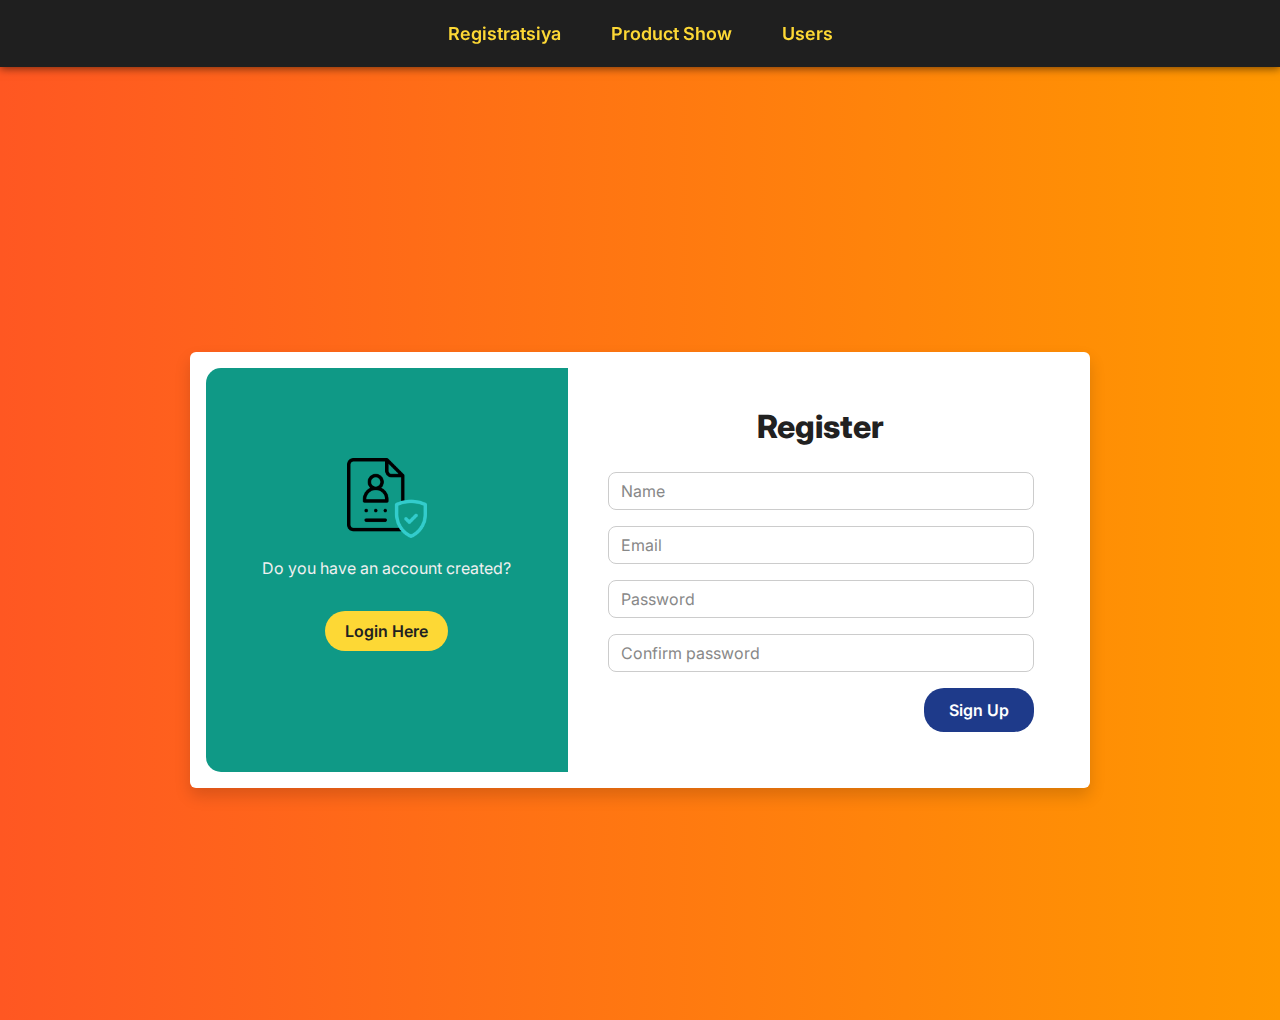
<file: login_register_Asadbek and Ulugbek/index.html>
<!DOCTYPE html>
<html lang="en">
<head>
  <meta charset="UTF-8" />
  <meta name="viewport" content="width=device-width, initial-scale=1.0"/>
  <title>Registratsiya Sahifasi</title>
  <link href="https://fonts.googleapis.com/css2?family=Inter:wght@400;600&display=swap" rel="stylesheet">
  <link href="https://cdn.jsdelivr.net/npm/bootstrap@5.3.3/dist/css/bootstrap.min.css" rel="stylesheet">
  <link rel="stylesheet" href="./login_register.css" />
</head>
<body>

  <header>
    <nav>
      <a href="./index.html">Registratsiya</a>
      <a href="#">Product Show</a>
      <a href="./user.html">Users</a>
    </nav>
  </header>



  <section class="register-section">
    <div class="container d-flex justify-content-center align-items-center min-vh-100">
      <div class="row shadow p-3 bg-white rounded w-100" style="max-width: 900px;">
          <div class="col-md-5 register-left">
              <img src="./icon.png" alt="Tasdiqlandi">
              <p>Do you have an account created?</p>
              <a href="./login.html" class="btn btn-primary">Login Here</a>
          </div>
          <div class="col-md-7 register-right">
              <h2>Register</h2>
              <div class="register-form">
                  <div class="form-group mb-3">
                      <input type="text" class="form-control" placeholder="Name" required />
                  </div>
                  <div class="form-group mb-3">
                      <input type="email" class="form-control" placeholder="Email" required />
                  </div>
                  <div class="form-group mb-3">
                      <input type="password" class="form-control" placeholder="Password" required />
                  </div>
                  <div class="form-group mb-3">
                      <input type="password" class="form-control" placeholder="Confirm password" required />
                  </div>
                  <button type="button" class="btn btn-primary">Sign Up</button>
              </div>
          </div>
      </div>
    </div>
  </section>
<script src="./login_register.js"></script>
</body>
</html>
</file>
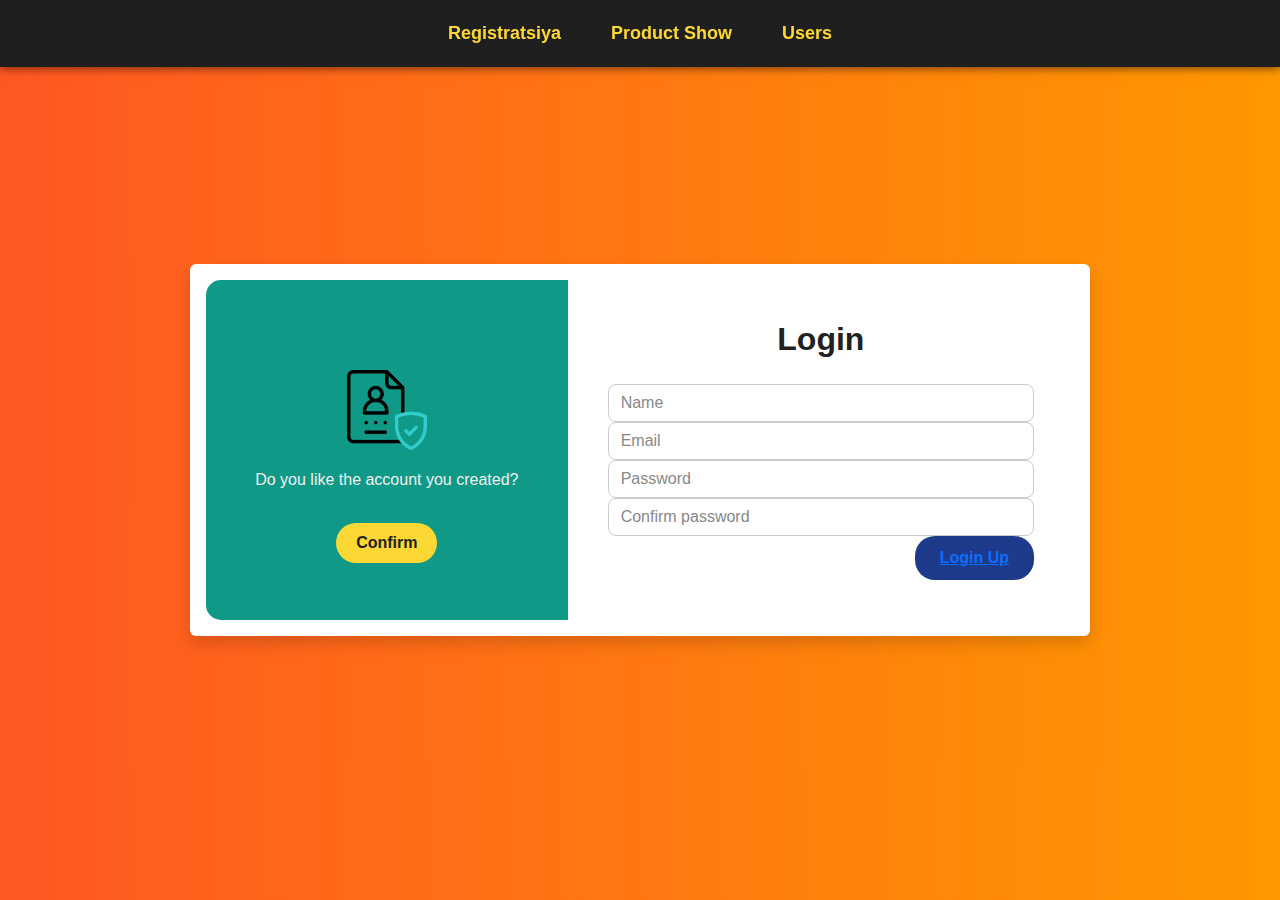
<file: login_register_Asadbek and Ulugbek/login.html>
<!DOCTYPE html>
<html lang="en">
<head>
  <title>Register</title>
  <link rel="stylesheet" href="https://cdn.jsdelivr.net/npm/bootstrap@5.3.3/dist/css/bootstrap.min.css">
  <link rel="stylesheet" href="./login_register.css" />
</head>
<body>
    <header>
    <nav>
      <a href="./index.html">Registratsiya</a>
      <a href="#">Product Show</a>
      <a href="user.html">Users</a>
    </nav>
  </header> 


  <div class="container d-flex justify-content-center align-items-center min-vh-100">
  <div class="row shadow p-3 bg-white rounded w-100" style="max-width: 900px;">
      <div class="col-md-5 register-left">
          <img src="./icon.png" alt="Tasdiqlandi">
          <p>Do you like the account you created?</p>
          <a href="./index.html" class="btn btn-primary">Confirm</a>
      </div>
      <div class="col-md-7 register-right">
          <h2>Login</h2>
          <div class="register-form">
              <div class="form-group">
                  <input type="text" class="form-control" placeholder="Name" required />
              </div>
              <div class="form-group">
                  <input type="email" class="form-control" placeholder="Email" required />
              </div>
              <div class="form-group">
                  <input type="password" class="form-control" placeholder="Password" required />
              </div>
              <div class="form-group">
                  <input type="password" class="form-control" placeholder="Confirm password" required />
              </div>
              <button type="button" class="btn btn-primary"><a href="./user.html" >Login Up</a></button>
          </div>
      </div>
  </div>
</div>
<script src="./login_register.css"></script>
</body>
</html>
</file>
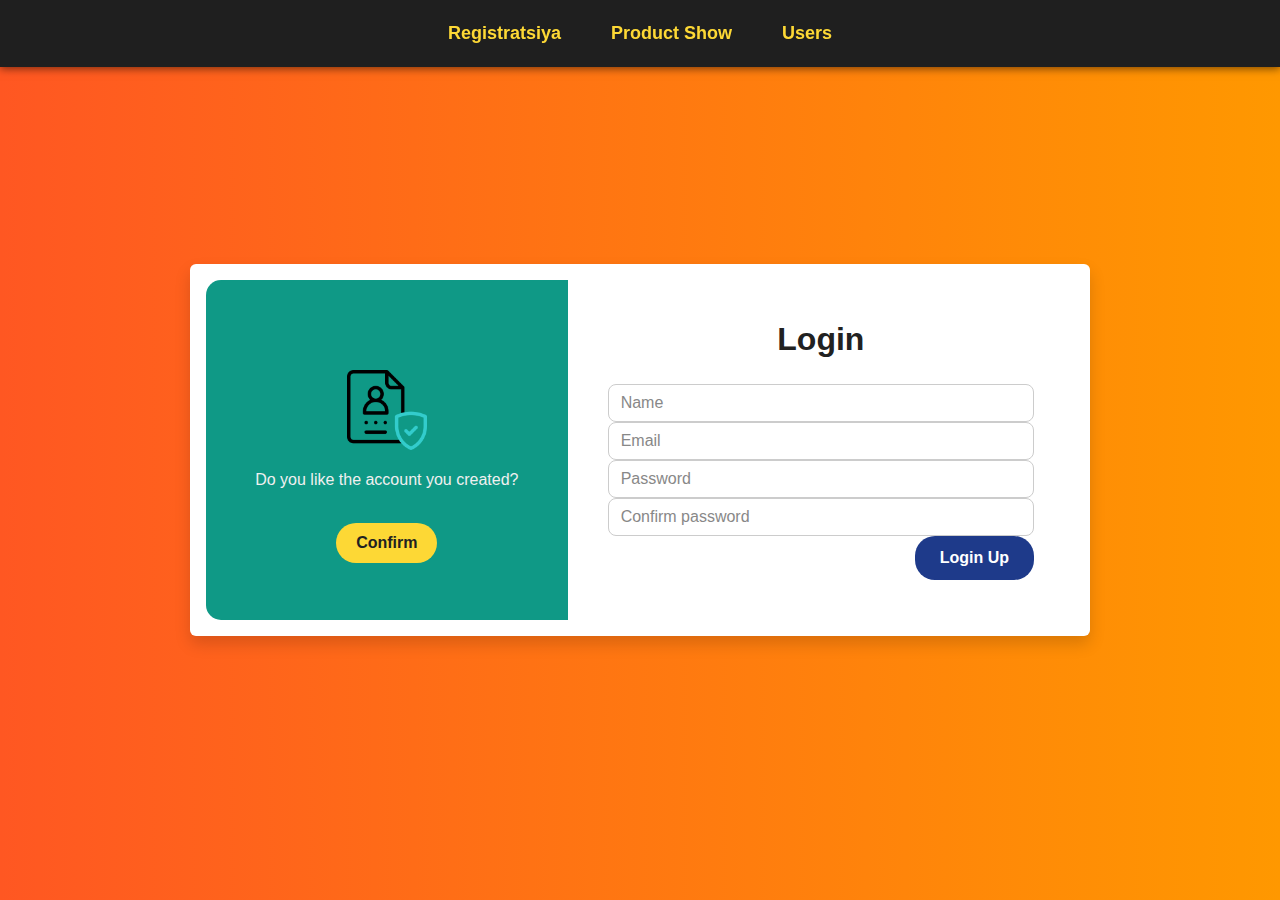
<file: login_register_Asadbek/login.html>
<!DOCTYPE html>
<html lang="en">
<head>
  <title>Register</title>
  <link rel="stylesheet" href="https://cdn.jsdelivr.net/npm/bootstrap@5.3.3/dist/css/bootstrap.min.css">
  <link rel="stylesheet" href="./login_register.css" />
</head>
<body>
    <header>
    <nav>
      <a href="./index.html">Registratsiya</a>
      <a href="#">Product Show</a>
      <a href="user.html">Users</a>
    </nav>
  </header> 


  <div class="container d-flex justify-content-center align-items-center min-vh-100">
  <div class="row shadow p-3 bg-white rounded w-100" style="max-width: 900px;">
      <div class="col-md-5 register-left">
          <img src="./icon.png" alt="Tasdiqlandi">
          <p>Do you like the account you created?</p>
          <a href="./index.html" class="btn btn-primary">Confirm</a>
      </div>
      <div class="col-md-7 register-right">
          <h2>Login</h2>
          <div class="register-form">
              <div class="form-group">
                  <input type="text" class="form-control" placeholder="Name" required />
              </div>
              <div class="form-group">
                  <input type="email" class="form-control" placeholder="Email" required />
              </div>
              <div class="form-group">
                  <input type="password" class="form-control" placeholder="Password" required />
              </div>
              <div class="form-group">
                  <input type="password" class="form-control" placeholder="Confirm password" required />
              </div>
              <button type="button" class="btn btn-primary">Login Up</button>
          </div>
      </div>
  </div>
</div>
<script src="./login_register.css"></script>
</body>
</html>
</file>
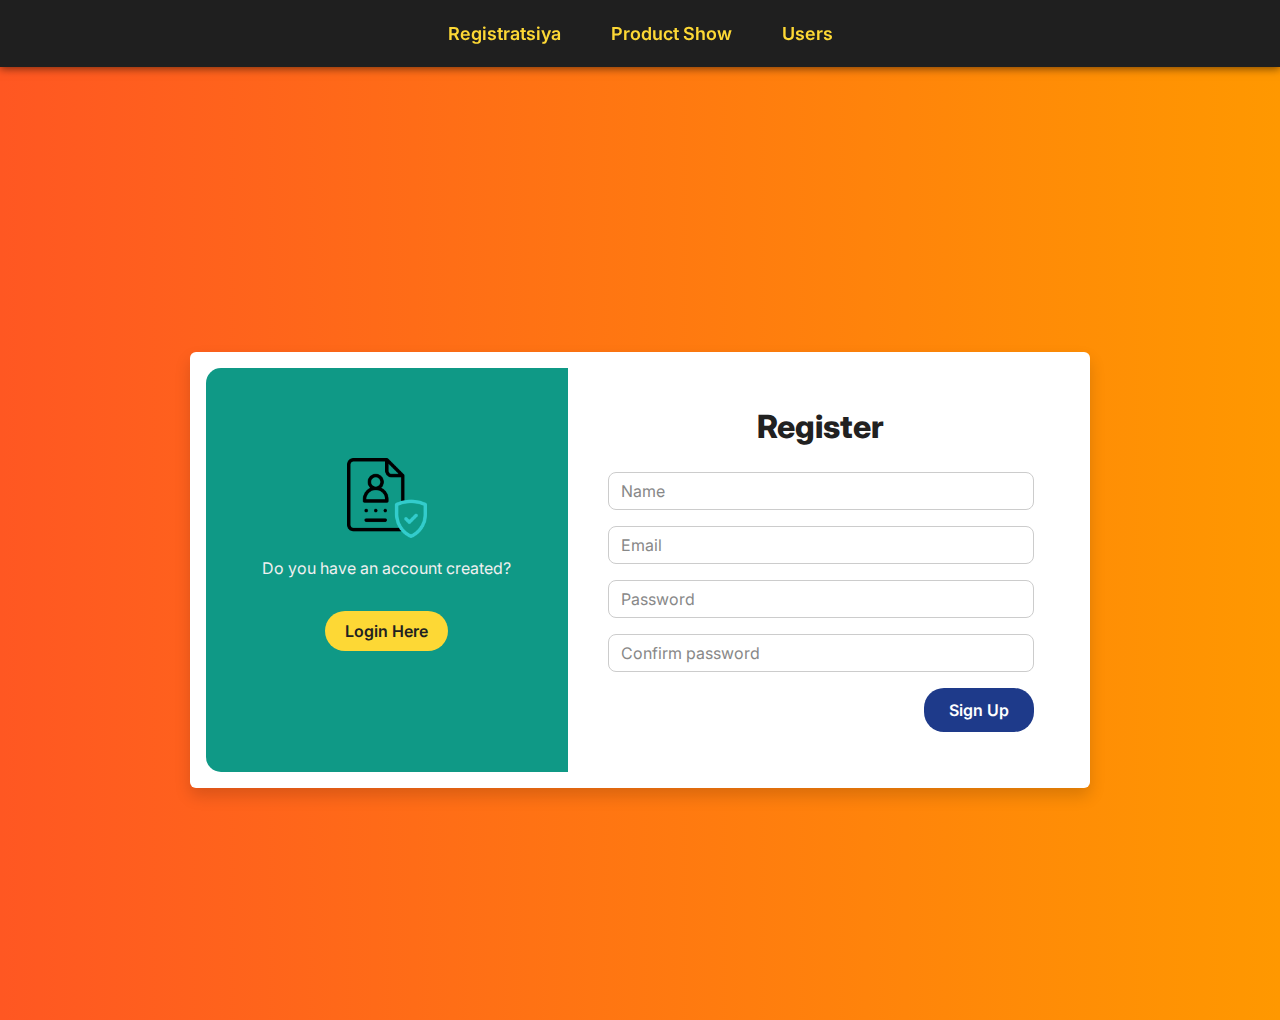
<file: Product,register and users/asosiy.html>
<!DOCTYPE html>
<html lang="en">
<head>
  <meta charset="UTF-8" />
  <meta name="viewport" content="width=device-width, initial-scale=1.0"/>
  <title>Registratsiya Sahifasi</title>
  <link href="https://fonts.googleapis.com/css2?family=Inter:wght@400;600&display=swap" rel="stylesheet">
  <link href="https://cdn.jsdelivr.net/npm/bootstrap@5.3.3/dist/css/bootstrap.min.css" rel="stylesheet">
  <link rel="stylesheet" href="./login_register.css" />
</head>
<body>

  <header>
    <nav>
      <a href="./asosiy.html">Registratsiya</a>
      <a href="./product.html">Product Show</a>
      <a href="./user.html">Users</a>
    </nav>
  </header>



  <section class="register-section">
    <div class="container d-flex justify-content-center align-items-center min-vh-100">
      <div class="row shadow p-3 bg-white rounded w-100" style="max-width: 900px;">
          <div class="col-md-5 register-left">
              <img src="./icon.png" alt="Tasdiqlandi">
              <p>Do you have an account created?</p>
              <a href="./login.html" class="btn btn-primary">Login Here</a>
          </div>
          <div class="col-md-7 register-right">
              <h2>Register</h2>
              <div class="register-form">
                  <div class="form-group mb-3">
                      <input type="text" class="form-control" placeholder="Name" required />
                  </div>
                  <div class="form-group mb-3">
                      <input type="email" class="form-control" placeholder="Email" required />
                  </div>
                  <div class="form-group mb-3">
                      <input type="password" class="form-control" placeholder="Password" required />
                  </div>
                  <div class="form-group mb-3">
                      <input type="password" class="form-control" placeholder="Confirm password" required />
                  </div>
                  <button type="button" class="btn btn-primary">Sign Up</button>
              </div>
          </div>
      </div>
    </div>
  </section>
<script src="./login_register.js"></script>
</body>
</html>
</file>
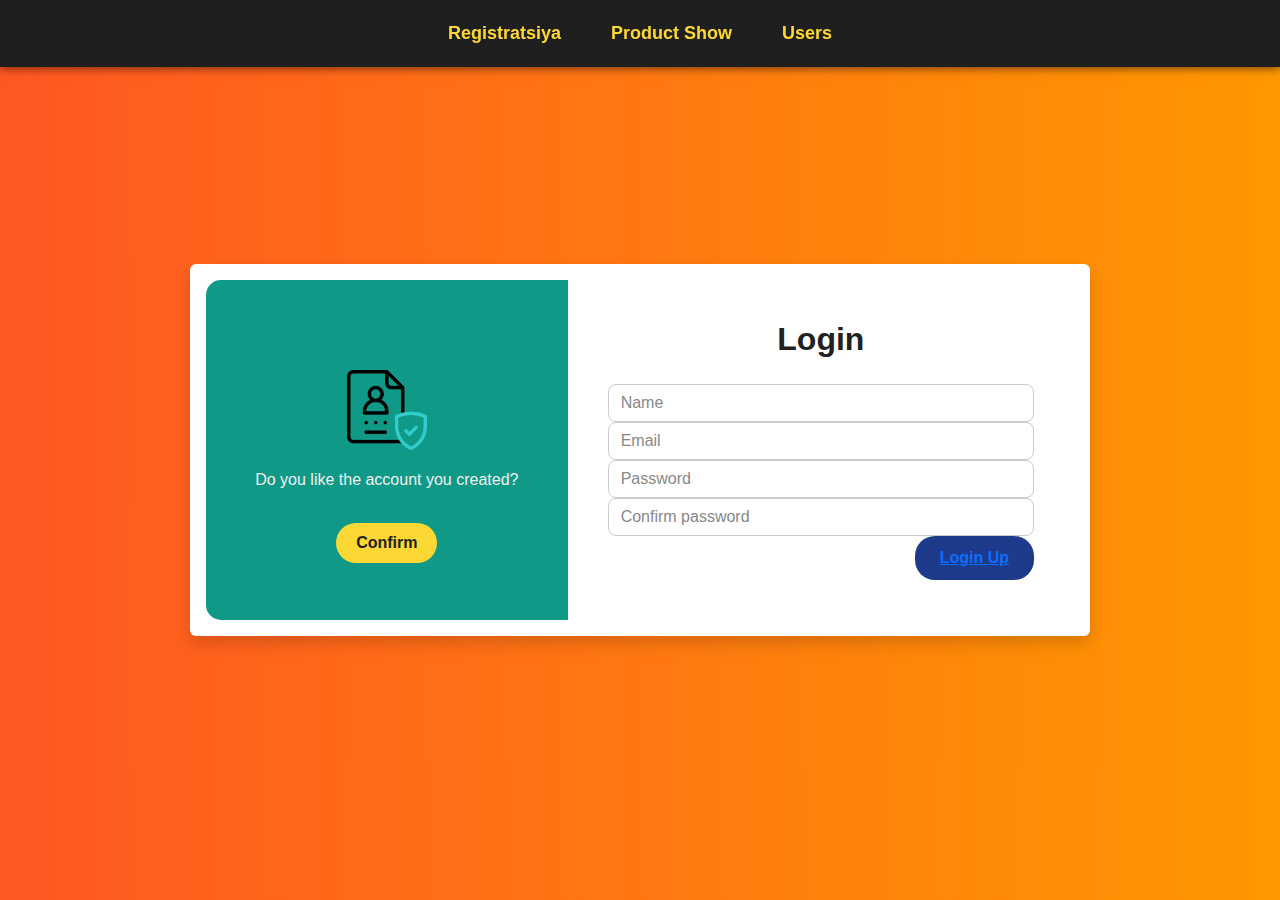
<file: Product,register and users/login.html>
<!DOCTYPE html>
<html lang="en">
<head>
  <title>Register</title>
  <link rel="stylesheet" href="https://cdn.jsdelivr.net/npm/bootstrap@5.3.3/dist/css/bootstrap.min.css">
  <link rel="stylesheet" href="./login_register.css" />
</head>
<body>
    <header>
    <nav>
      <a href="./asosiy.html">Registratsiya</a>
      <a href="./product.html">Product Show</a>
      <a href="user.html">Users</a>
    </nav>
  </header> 


  <div class="container d-flex justify-content-center align-items-center min-vh-100">
  <div class="row shadow p-3 bg-white rounded w-100" style="max-width: 900px;">
      <div class="col-md-5 register-left">
          <img src="./icon.png" alt="Tasdiqlandi">
          <p>Do you like the account you created?</p>
          <a href="./index.html" class="btn btn-primary">Confirm</a>
      </div>
      <div class="col-md-7 register-right">
          <h2>Login</h2>
          <div class="register-form">
              <div class="form-group">
                  <input type="text" class="form-control" placeholder="Name" required />
              </div>
              <div class="form-group">
                  <input type="email" class="form-control" placeholder="Email" required />
              </div>
              <div class="form-group">
                  <input type="password" class="form-control" placeholder="Password" required />
              </div>
              <div class="form-group">
                  <input type="password" class="form-control" placeholder="Confirm password" required />
              </div>
              <button type="button" class="btn btn-primary"><a href="./user.html" >Login Up</a></button>
          </div>
      </div>
  </div>
</div>
<script src="./login_register.css"></script>
</body>
</html>
</file>
<file: login_register_Asadbek and Ulugbek/login_register.css>
* {
  margin: 0;
  padding: 0;
  box-sizing: border-box;
}

body {
  font-family: 'Inter', sans-serif;
  background-image: linear-gradient(to right, #ff5722, #ff9800);
  color: #2c2c2c;
}

header {
  width: 100%;
  padding: 20px 0;
  display: flex;
  justify-content: center;
  background-color: #1f1f1f;
  position: fixed;
  top: 0;
  left: 0;
  z-index: 999;
  box-shadow: 0 2px 8px rgba(0, 0, 0, 0.5);
}

nav {
  display: flex;
  gap: 50px;
}

nav a {
  color: #fdd835;
  text-decoration: none;
  font-size: 18px;
  font-weight: 600;
  position: relative;
}

nav a::after {
  content: "";
  position: absolute;
  bottom: -4px;
  left: 0;
  width: 0;
  height: 2px;
  background: #fdd835;
  transition: width 0.3s ease;
}

nav a:hover::after {
  width: 100%;
}

nav a:hover {
  color: #ffffff;
}
.register-section {
  padding-top: 120px; 
}

.register-left {
  text-align: center;
  color: #fff;
  padding: 30px;
  background-color: #0f9986; 
  border-top-left-radius: 15px;
  border-bottom-left-radius: 15px;
}

.register-left img {
  margin-top: 60px;
  margin-bottom: 18px;
  width: 80px;
  animation: mover 1s infinite alternate;
}

.register-left p {
  color: #f0f0f0;
}

.register-left .btn-primary {
  background-color: #fdd835;
  color: #212121;
  font-weight: 600;
  border: none;
  border-radius: 20px;
  padding: 8px 20px;
  margin-top: 15px;
}

.register-left .btn-primary:hover {
  background-color: #ffffff;
  color: #000;
}

.register-right {
  background-color: #ffffff;
  padding: 40px;
  border-top-right-radius: 15px;
  border-bottom-right-radius: 15px;
}

.register-right h2 {
  text-align: center;
  margin-bottom: 25px;
  color: #212121; 
  font-weight: 800;
}

.register-form input::placeholder {
  color: #888; 
}

.register-form .form-control {
  border: 1px solid #ccc;
  border-radius: 8px;
}

.register-form .btn-primary {
  background-color: #1e3a8a;
  border: none;
  float: right;
  padding: 10px 25px;
  font-weight: 600;
  color: #fff;
  border-radius: 20px;
}

.register-form .btn-primary:hover {
  background-color: #3b5998;
  color: #fff;
}

@keyframes mover {
  0% { transform: translateY(0); }
  100% { transform: translateY(-20px); }
}

@media (max-width: 768px) {
  .register-left {
    border-radius: 15px 15px 0 0;
  }

  .register-right {
    border-radius: 0 0 15px 15px;
  }

  .row {
    flex-direction: column;
  }
}
</file>
<file: login_register_Asadbek/login_register.css>
* {
  margin: 0;
  padding: 0;
  box-sizing: border-box;
}

body {
  font-family: 'Inter', sans-serif;
  background-image: linear-gradient(to right, #ff5722, #ff9800);
  color: #2c2c2c;
}

header {
  width: 100%;
  padding: 20px 0;
  display: flex;
  justify-content: center;
  background-color: #1f1f1f;
  position: fixed;
  top: 0;
  left: 0;
  z-index: 999;
  box-shadow: 0 2px 8px rgba(0, 0, 0, 0.5);
}

nav {
  display: flex;
  gap: 50px;
}

nav a {
  color: #fdd835;
  text-decoration: none;
  font-size: 18px;
  font-weight: 600;
  position: relative;
}

nav a::after {
  content: "";
  position: absolute;
  bottom: -4px;
  left: 0;
  width: 0;
  height: 2px;
  background: #fdd835;
  transition: width 0.3s ease;
}

nav a:hover::after {
  width: 100%;
}

nav a:hover {
  color: #ffffff;
}
.register-section {
  padding-top: 120px; 
}

.register-left {
  text-align: center;
  color: #fff;
  padding: 30px;
  background-color: #0f9986; 
  border-top-left-radius: 15px;
  border-bottom-left-radius: 15px;
}

.register-left img {
  margin-top: 60px;
  margin-bottom: 18px;
  width: 80px;
  animation: mover 1s infinite alternate;
}

.register-left p {
  color: #f0f0f0;
}

.register-left .btn-primary {
  background-color: #fdd835;
  color: #212121;
  font-weight: 600;
  border: none;
  border-radius: 20px;
  padding: 8px 20px;
  margin-top: 15px;
}

.register-left .btn-primary:hover {
  background-color: #ffffff;
  color: #000;
}

.register-right {
  background-color: #ffffff;
  padding: 40px;
  border-top-right-radius: 15px;
  border-bottom-right-radius: 15px;
}

.register-right h2 {
  text-align: center;
  margin-bottom: 25px;
  color: #212121; 
  font-weight: 800;
}

.register-form input::placeholder {
  color: #888; 
}

.register-form .form-control {
  border: 1px solid #ccc;
  border-radius: 8px;
}

.register-form .btn-primary {
  background-color: #1e3a8a;
  border: none;
  float: right;
  padding: 10px 25px;
  font-weight: 600;
  color: #fff;
  border-radius: 20px;
}

.register-form .btn-primary:hover {
  background-color: #3b5998;
  color: #fff;
}

@keyframes mover {
  0% { transform: translateY(0); }
  100% { transform: translateY(-20px); }
}

@media (max-width: 768px) {
  .register-left {
    border-radius: 15px 15px 0 0;
  }

  .register-right {
    border-radius: 0 0 15px 15px;
  }

  .row {
    flex-direction: column;
  }
}
</file>
<file: Product,register and users/login_register.css>
* {
  margin: 0;
  padding: 0;
  box-sizing: border-box;
}

body {
  font-family: 'Inter', sans-serif;
  background-image: linear-gradient(to right, #ff5722, #ff9800);
  color: #2c2c2c;
}

header {
  width: 100%;
  padding: 20px 0;
  display: flex;
  justify-content: center;
  background-color: #1f1f1f;
  position: fixed;
  top: 0;
  left: 0;
  z-index: 999;
  box-shadow: 0 2px 8px rgba(0, 0, 0, 0.5);
}

nav {
  display: flex;
  gap: 50px;
}

nav a {
  color: #fdd835;
  text-decoration: none;
  font-size: 18px;
  font-weight: 600;
  position: relative;
}

nav a::after {
  content: "";
  position: absolute;
  bottom: -4px;
  left: 0;
  width: 0;
  height: 2px;
  background: #fdd835;
  transition: width 0.3s ease;
}

nav a:hover::after {
  width: 100%;
}

nav a:hover {
  color: #ffffff;
}
.register-section {
  padding-top: 120px; 
}

.register-left {
  text-align: center;
  color: #fff;
  padding: 30px;
  background-color: #0f9986; 
  border-top-left-radius: 15px;
  border-bottom-left-radius: 15px;
}

.register-left img {
  margin-top: 60px;
  margin-bottom: 18px;
  width: 80px;
  animation: mover 1s infinite alternate;
}

.register-left p {
  color: #f0f0f0;
}

.register-left .btn-primary {
  background-color: #fdd835;
  color: #212121;
  font-weight: 600;
  border: none;
  border-radius: 20px;
  padding: 8px 20px;
  margin-top: 15px;
}

.register-left .btn-primary:hover {
  background-color: #ffffff;
  color: #000;
}

.register-right {
  background-color: #ffffff;
  padding: 40px;
  border-top-right-radius: 15px;
  border-bottom-right-radius: 15px;
}

.register-right h2 {
  text-align: center;
  margin-bottom: 25px;
  color: #212121; 
  font-weight: 800;
}

.register-form input::placeholder {
  color: #888; 
}

.register-form .form-control {
  border: 1px solid #ccc;
  border-radius: 8px;
}

.register-form .btn-primary {
  background-color: #1e3a8a;
  border: none;
  float: right;
  padding: 10px 25px;
  font-weight: 600;
  color: #fff;
  border-radius: 20px;
}

.register-form .btn-primary:hover {
  background-color: #3b5998;
  color: #fff;
}

@keyframes mover {
  0% { transform: translateY(0); }
  100% { transform: translateY(-20px); }
}

@media (max-width: 768px) {
  .register-left {
    border-radius: 15px 15px 0 0;
  }

  .register-right {
    border-radius: 0 0 15px 15px;
  }

  .row {
    flex-direction: column;
  }
}
</file>
